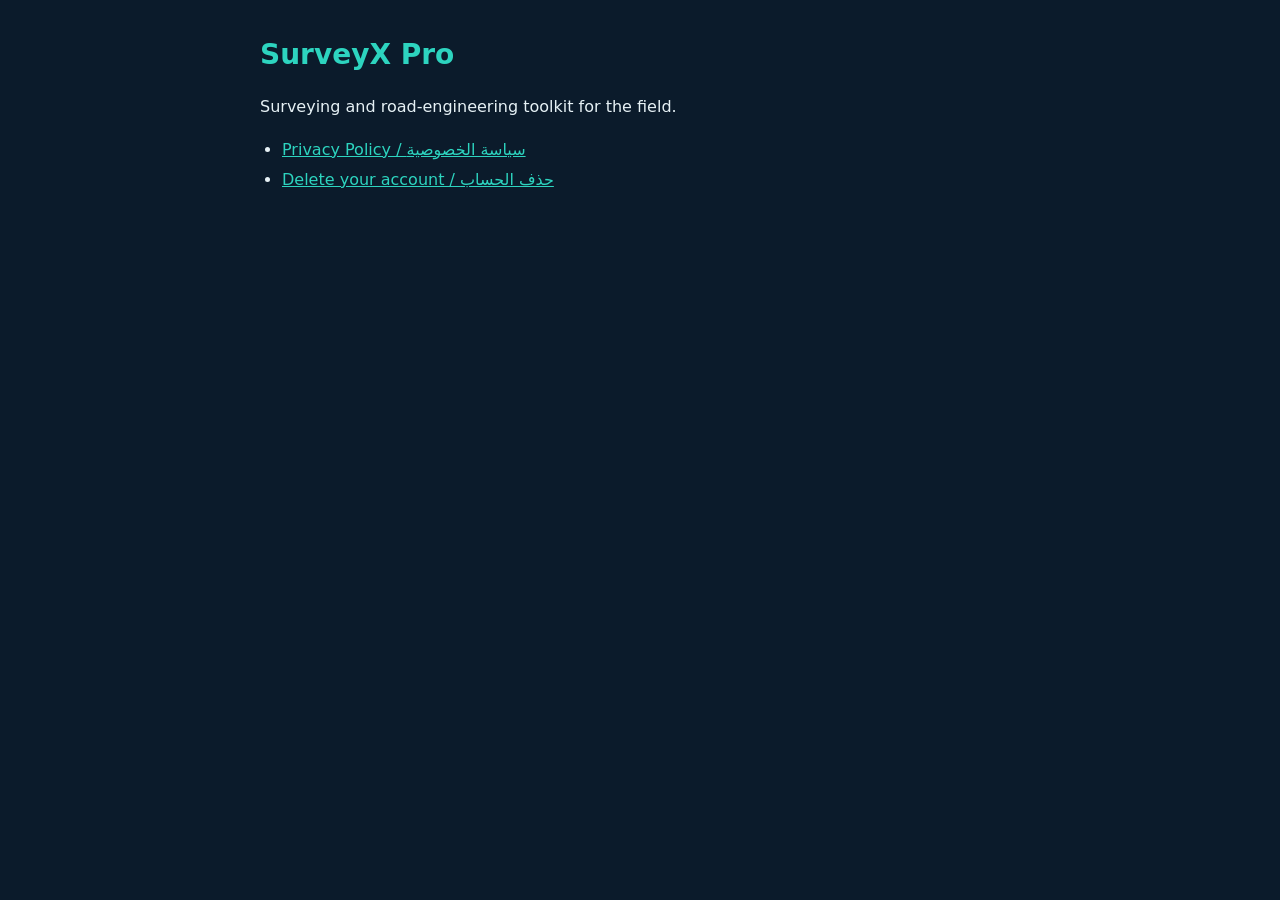
<file: index.html>
<!doctype html><html lang="en"><head><meta charset="utf-8"><meta name="viewport" content="width=device-width,initial-scale=1"><title>SurveyX Pro</title><link rel="stylesheet" href="style.css"></head><body><main><h1>SurveyX Pro</h1><p>Surveying and road-engineering toolkit for the field.</p><ul><li><a href="privacy.html">Privacy Policy / سياسة الخصوصية</a></li><li><a href="delete-account.html">Delete your account / حذف الحساب</a></li></ul></main></body></html>
</file>
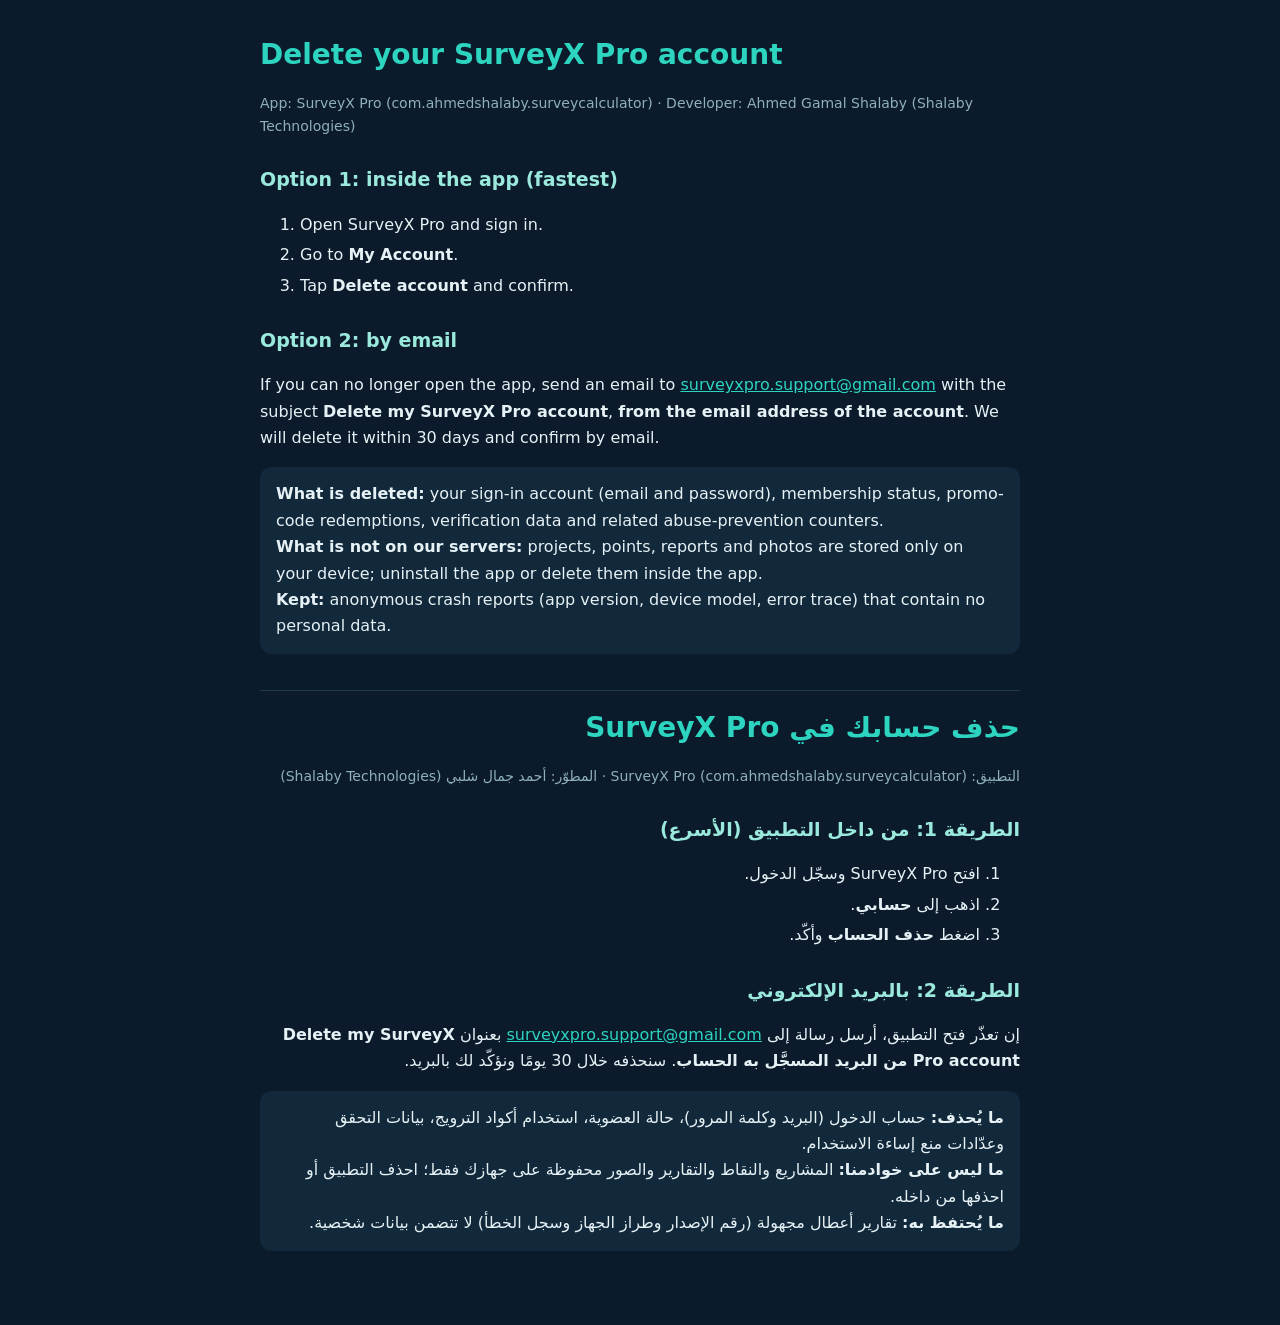
<file: delete-account.html>
<!doctype html><html lang="en"><head><meta charset="utf-8"><meta name="viewport" content="width=device-width,initial-scale=1"><title>SurveyX Pro – Delete your account</title><link rel="stylesheet" href="style.css"></head><body><main>
<h1>Delete your SurveyX Pro account</h1>
<p class="meta">App: SurveyX Pro (com.ahmedshalaby.surveycalculator) · Developer: Ahmed Gamal Shalaby (Shalaby Technologies)</p>

<h2>Option 1: inside the app (fastest)</h2>
<ol><li>Open SurveyX Pro and sign in.</li><li>Go to <b>My Account</b>.</li><li>Tap <b>Delete account</b> and confirm.</li></ol>

<h2>Option 2: by email</h2>
<p>If you can no longer open the app, send an email to <a href="mailto:surveyxpro.support@gmail.com?subject=Delete%20my%20SurveyX%20Pro%20account">surveyxpro.support@gmail.com</a> with the subject <b>Delete my SurveyX Pro account</b>, <b>from the email address of the account</b>. We will delete it within 30 days and confirm by email.</p>

<div class="box"><b>What is deleted:</b> your sign-in account (email and password), membership status, promo-code redemptions, verification data and related abuse-prevention counters.<br>
<b>What is not on our servers:</b> projects, points, reports and photos are stored only on your device; uninstall the app or delete them inside the app.<br>
<b>Kept:</b> anonymous crash reports (app version, device model, error trace) that contain no personal data.</div>

<section class="ar" lang="ar" dir="rtl">
<h1>حذف حسابك في SurveyX Pro</h1>
<p class="meta">التطبيق: SurveyX Pro (com.ahmedshalaby.surveycalculator) · المطوّر: أحمد جمال شلبي (Shalaby Technologies)</p>
<h2>الطريقة 1: من داخل التطبيق (الأسرع)</h2>
<ol><li>افتح SurveyX Pro وسجّل الدخول.</li><li>اذهب إلى <b>حسابي</b>.</li><li>اضغط <b>حذف الحساب</b> وأكّد.</li></ol>
<h2>الطريقة 2: بالبريد الإلكتروني</h2>
<p>إن تعذّر فتح التطبيق، أرسل رسالة إلى <a href="mailto:surveyxpro.support@gmail.com?subject=Delete%20my%20SurveyX%20Pro%20account">surveyxpro.support@gmail.com</a> بعنوان <b>Delete my SurveyX Pro account</b> <b>من البريد المسجَّل به الحساب</b>. سنحذفه خلال 30 يومًا ونؤكّد لك بالبريد.</p>
<div class="box"><b>ما يُحذف:</b> حساب الدخول (البريد وكلمة المرور)، حالة العضوية، استخدام أكواد الترويج، بيانات التحقق وعدّادات منع إساءة الاستخدام.<br>
<b>ما ليس على خوادمنا:</b> المشاريع والنقاط والتقارير والصور محفوظة على جهازك فقط؛ احذف التطبيق أو احذفها من داخله.<br>
<b>ما يُحتفظ به:</b> تقارير أعطال مجهولة (رقم الإصدار وطراز الجهاز وسجل الخطأ) لا تتضمن بيانات شخصية.</div>
</section></main></body></html>
</file>
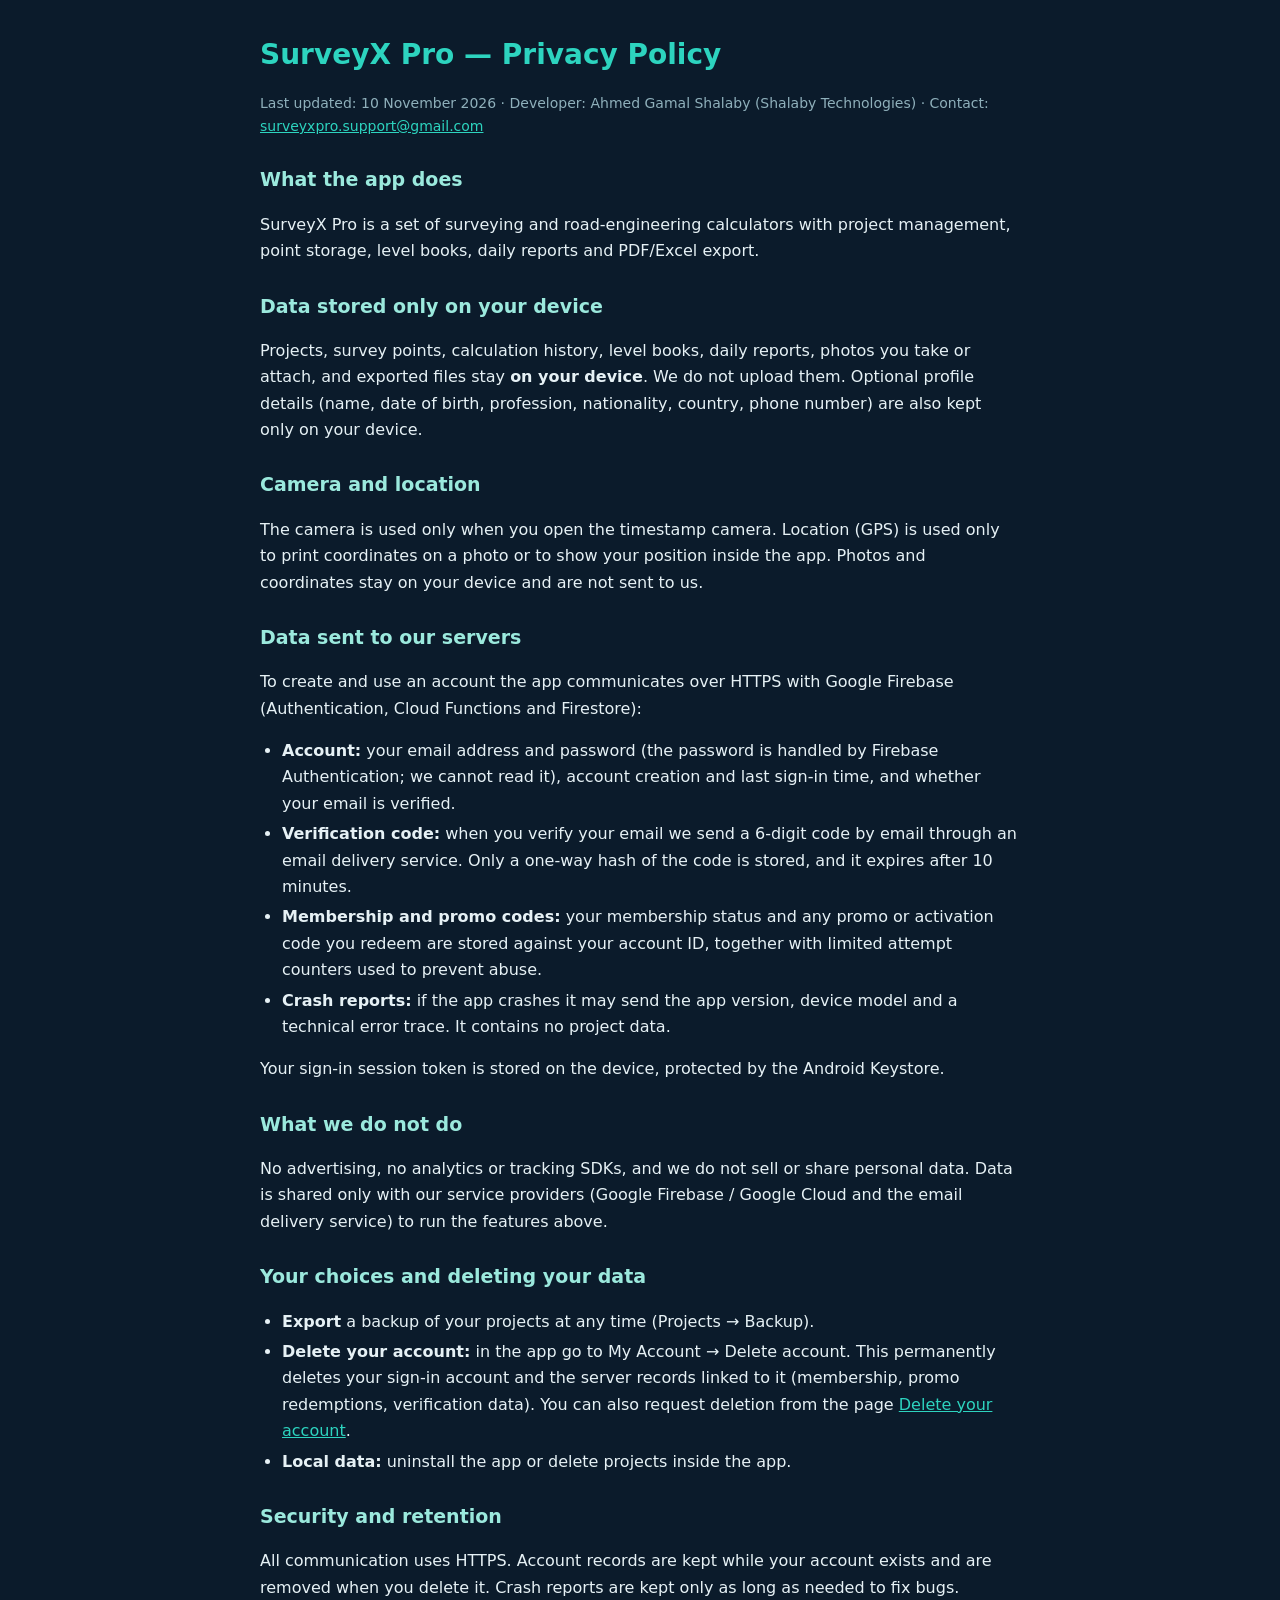
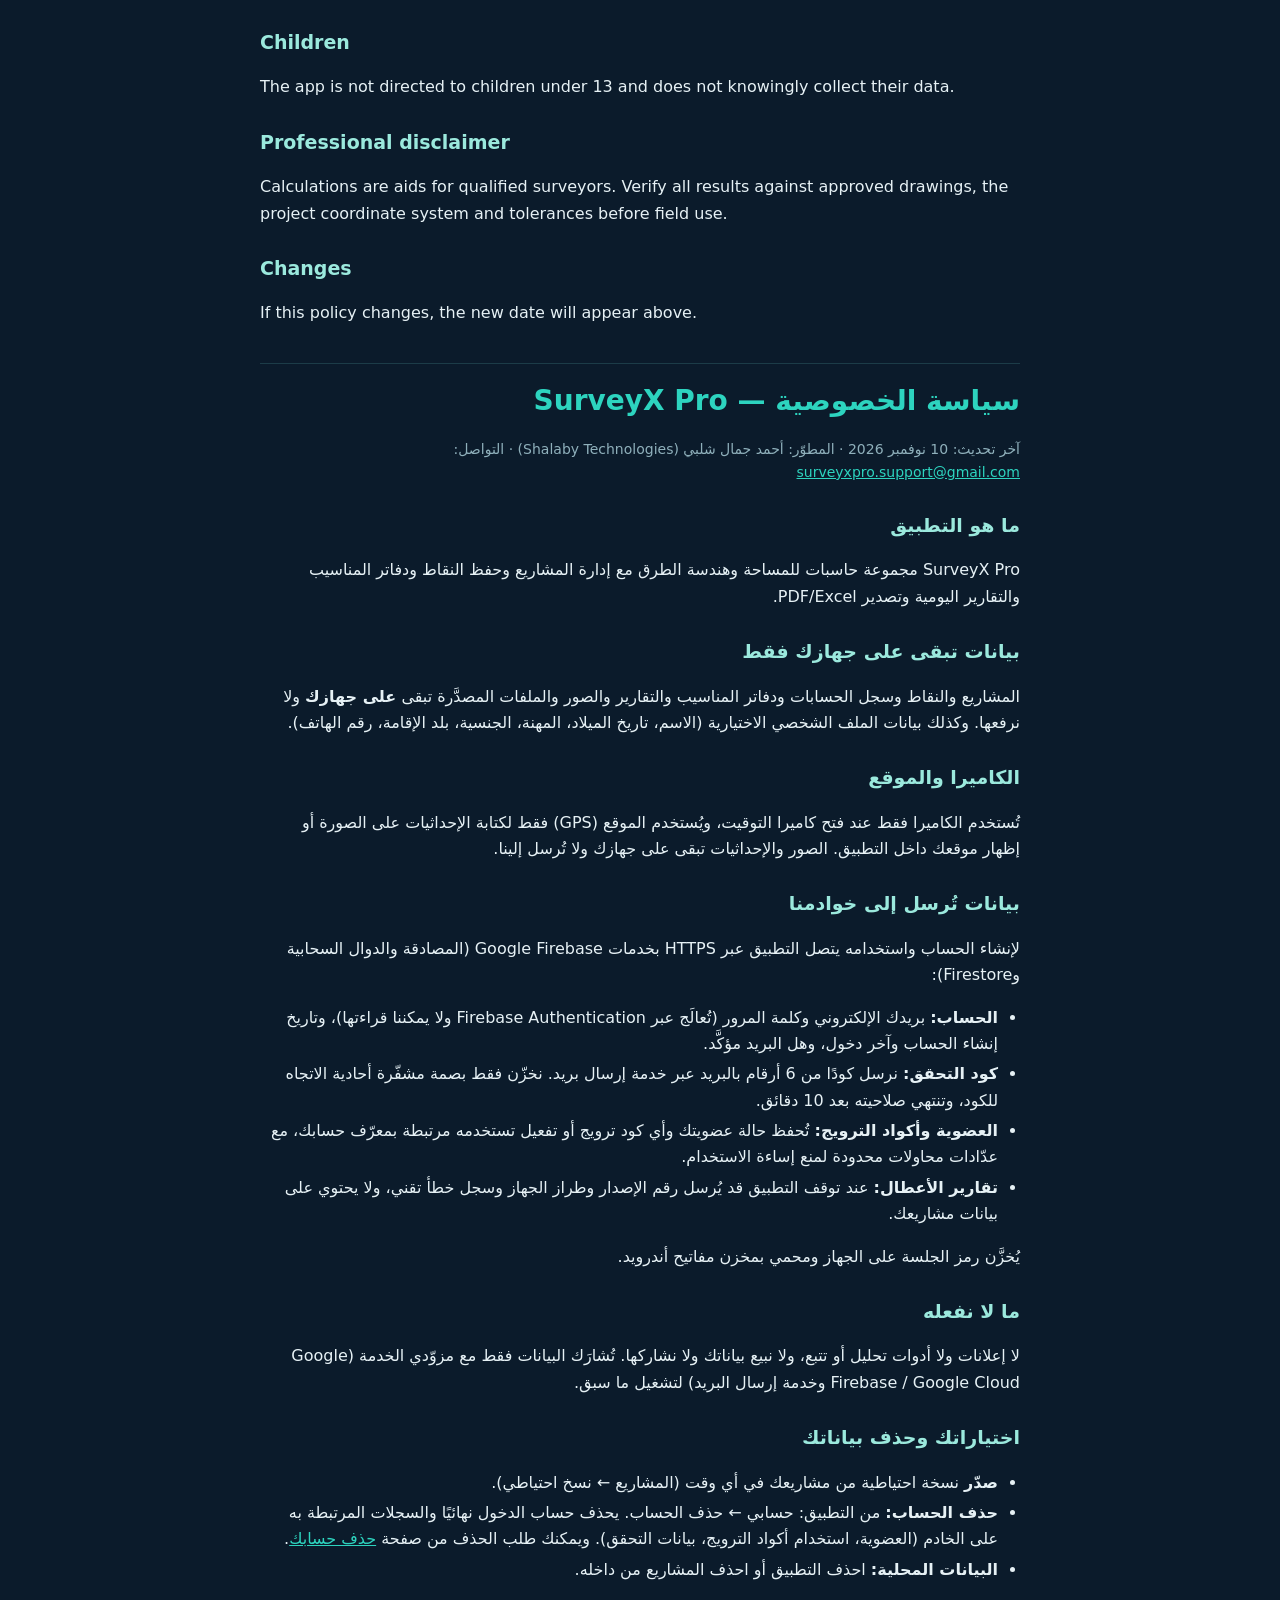
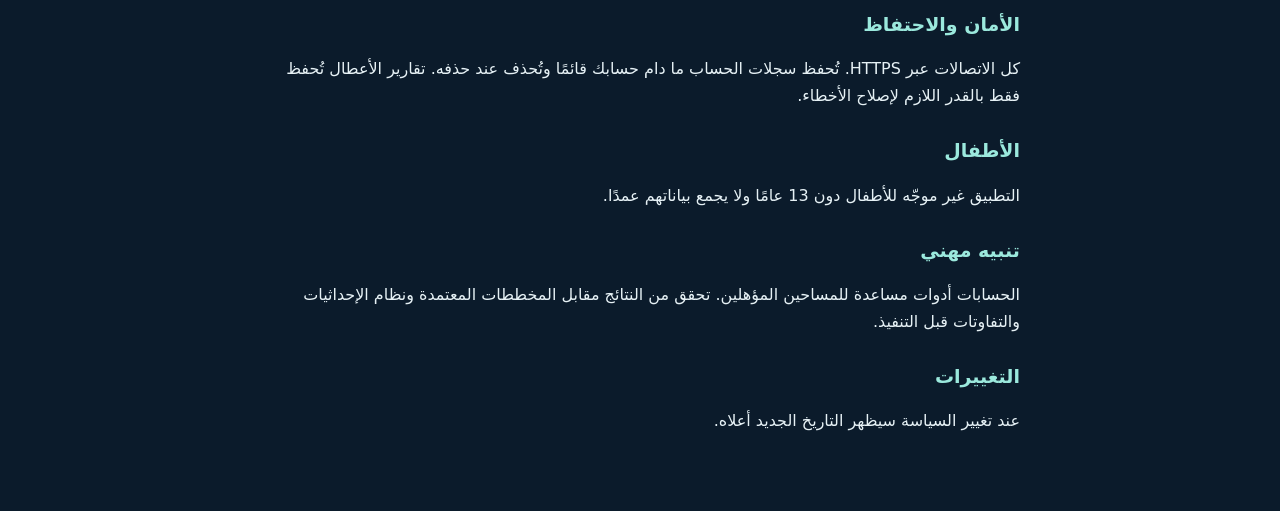
<file: privacy.html>
<!doctype html><html lang="en"><head><meta charset="utf-8"><meta name="viewport" content="width=device-width,initial-scale=1"><title>SurveyX Pro – Privacy Policy</title><link rel="stylesheet" href="style.css"></head><body><main>
<h1>SurveyX Pro — Privacy Policy</h1>
<p class="meta">Last updated: 10 November 2026 · Developer: Ahmed Gamal Shalaby (Shalaby Technologies) · Contact: <a href="mailto:surveyxpro.support@gmail.com">surveyxpro.support@gmail.com</a></p>

<h2>What the app does</h2>
<p>SurveyX Pro is a set of surveying and road-engineering calculators with project management, point storage, level books, daily reports and PDF/Excel export.</p>

<h2>Data stored only on your device</h2>
<p>Projects, survey points, calculation history, level books, daily reports, photos you take or attach, and exported files stay <b>on your device</b>. We do not upload them. Optional profile details (name, date of birth, profession, nationality, country, phone number) are also kept only on your device.</p>

<h2>Camera and location</h2>
<p>The camera is used only when you open the timestamp camera. Location (GPS) is used only to print coordinates on a photo or to show your position inside the app. Photos and coordinates stay on your device and are not sent to us.</p>

<h2>Data sent to our servers</h2>
<p>To create and use an account the app communicates over HTTPS with Google Firebase (Authentication, Cloud Functions and Firestore):</p>
<ul>
<li><b>Account:</b> your email address and password (the password is handled by Firebase Authentication; we cannot read it), account creation and last sign-in time, and whether your email is verified.</li>
<li><b>Verification code:</b> when you verify your email we send a 6-digit code by email through an email delivery service. Only a one-way hash of the code is stored, and it expires after 10 minutes.</li>
<li><b>Membership and promo codes:</b> your membership status and any promo or activation code you redeem are stored against your account ID, together with limited attempt counters used to prevent abuse.</li>
<li><b>Crash reports:</b> if the app crashes it may send the app version, device model and a technical error trace. It contains no project data.</li>
</ul>
<p>Your sign-in session token is stored on the device, protected by the Android Keystore.</p>

<h2>What we do not do</h2>
<p>No advertising, no analytics or tracking SDKs, and we do not sell or share personal data. Data is shared only with our service providers (Google Firebase / Google Cloud and the email delivery service) to run the features above.</p>

<h2>Your choices and deleting your data</h2>
<ul>
<li><b>Export</b> a backup of your projects at any time (Projects → Backup).</li>
<li><b>Delete your account:</b> in the app go to My Account → Delete account. This permanently deletes your sign-in account and the server records linked to it (membership, promo redemptions, verification data). You can also request deletion from the page <a href="delete-account.html">Delete your account</a>.</li>
<li><b>Local data:</b> uninstall the app or delete projects inside the app.</li>
</ul>

<h2>Security and retention</h2>
<p>All communication uses HTTPS. Account records are kept while your account exists and are removed when you delete it. Crash reports are kept only as long as needed to fix bugs.</p>

<h2>Children</h2>
<p>The app is not directed to children under 13 and does not knowingly collect their data.</p>

<h2>Professional disclaimer</h2>
<p>Calculations are aids for qualified surveyors. Verify all results against approved drawings, the project coordinate system and tolerances before field use.</p>

<h2>Changes</h2>
<p>If this policy changes, the new date will appear above.</p>

<section class="ar" lang="ar" dir="rtl">
<h1>سياسة الخصوصية — SurveyX Pro</h1>
<p class="meta">آخر تحديث: 10 نوفمبر 2026 · المطوّر: أحمد جمال شلبي (Shalaby Technologies) · التواصل: <a href="mailto:surveyxpro.support@gmail.com">surveyxpro.support@gmail.com</a></p>
<h2>ما هو التطبيق</h2><p>SurveyX Pro مجموعة حاسبات للمساحة وهندسة الطرق مع إدارة المشاريع وحفظ النقاط ودفاتر المناسيب والتقارير اليومية وتصدير PDF/Excel.</p>
<h2>بيانات تبقى على جهازك فقط</h2><p>المشاريع والنقاط وسجل الحسابات ودفاتر المناسيب والتقارير والصور والملفات المصدَّرة تبقى <b>على جهازك</b> ولا نرفعها. وكذلك بيانات الملف الشخصي الاختيارية (الاسم، تاريخ الميلاد، المهنة، الجنسية، بلد الإقامة، رقم الهاتف).</p>
<h2>الكاميرا والموقع</h2><p>تُستخدم الكاميرا فقط عند فتح كاميرا التوقيت، ويُستخدم الموقع (GPS) فقط لكتابة الإحداثيات على الصورة أو إظهار موقعك داخل التطبيق. الصور والإحداثيات تبقى على جهازك ولا تُرسل إلينا.</p>
<h2>بيانات تُرسل إلى خوادمنا</h2>
<p>لإنشاء الحساب واستخدامه يتصل التطبيق عبر HTTPS بخدمات Google Firebase (المصادقة والدوال السحابية وFirestore):</p>
<ul>
<li><b>الحساب:</b> بريدك الإلكتروني وكلمة المرور (تُعالَج عبر Firebase Authentication ولا يمكننا قراءتها)، وتاريخ إنشاء الحساب وآخر دخول، وهل البريد مؤكَّد.</li>
<li><b>كود التحقق:</b> نرسل كودًا من 6 أرقام بالبريد عبر خدمة إرسال بريد. نخزّن فقط بصمة مشفّرة أحادية الاتجاه للكود، وتنتهي صلاحيته بعد 10 دقائق.</li>
<li><b>العضوية وأكواد الترويج:</b> تُحفظ حالة عضويتك وأي كود ترويج أو تفعيل تستخدمه مرتبطة بمعرّف حسابك، مع عدّادات محاولات محدودة لمنع إساءة الاستخدام.</li>
<li><b>تقارير الأعطال:</b> عند توقف التطبيق قد يُرسل رقم الإصدار وطراز الجهاز وسجل خطأ تقني، ولا يحتوي على بيانات مشاريعك.</li>
</ul>
<p>يُخزَّن رمز الجلسة على الجهاز ومحمي بمخزن مفاتيح أندرويد.</p>
<h2>ما لا نفعله</h2><p>لا إعلانات ولا أدوات تحليل أو تتبع، ولا نبيع بياناتك ولا نشاركها. تُشارَك البيانات فقط مع مزوّدي الخدمة (Google Firebase / Google Cloud وخدمة إرسال البريد) لتشغيل ما سبق.</p>
<h2>اختياراتك وحذف بياناتك</h2>
<ul>
<li><b>صدّر</b> نسخة احتياطية من مشاريعك في أي وقت (المشاريع ← نسخ احتياطي).</li>
<li><b>حذف الحساب:</b> من التطبيق: حسابي ← حذف الحساب. يحذف حساب الدخول نهائيًا والسجلات المرتبطة به على الخادم (العضوية، استخدام أكواد الترويج، بيانات التحقق). ويمكنك طلب الحذف من صفحة <a href="delete-account.html">حذف حسابك</a>.</li>
<li><b>البيانات المحلية:</b> احذف التطبيق أو احذف المشاريع من داخله.</li>
</ul>
<h2>الأمان والاحتفاظ</h2><p>كل الاتصالات عبر HTTPS. تُحفظ سجلات الحساب ما دام حسابك قائمًا وتُحذف عند حذفه. تقارير الأعطال تُحفظ فقط بالقدر اللازم لإصلاح الأخطاء.</p>
<h2>الأطفال</h2><p>التطبيق غير موجّه للأطفال دون 13 عامًا ولا يجمع بياناتهم عمدًا.</p>
<h2>تنبيه مهني</h2><p>الحسابات أدوات مساعدة للمساحين المؤهلين. تحقق من النتائج مقابل المخططات المعتمدة ونظام الإحداثيات والتفاوتات قبل التنفيذ.</p>
<h2>التغييرات</h2><p>عند تغيير السياسة سيظهر التاريخ الجديد أعلاه.</p>
</section></main></body></html>
</file>
<file: style.css>
body{margin:0;background:#0b1b2b;color:#e6f1f5;font:16px/1.65 system-ui,-apple-system,Segoe UI,Roboto,"Noto Sans Arabic",sans-serif}
main{max-width:760px;margin:0 auto;padding:24px 18px 60px}
h1{color:#2dd4bf;font-size:28px;margin:8px 0}h2{color:#9be9dd;font-size:19px;margin:26px 0 6px}
.meta{color:#8fb0bb;font-size:14px}section.ar{direction:rtl;text-align:right;border-top:1px solid #1c3c48;margin-top:36px;padding-top:6px}
a{color:#2dd4bf}ul{padding-inline-start:22px}li{margin:4px 0}
.box{background:#12293b;border-radius:12px;padding:14px 16px;margin:14px 0}
</file>
